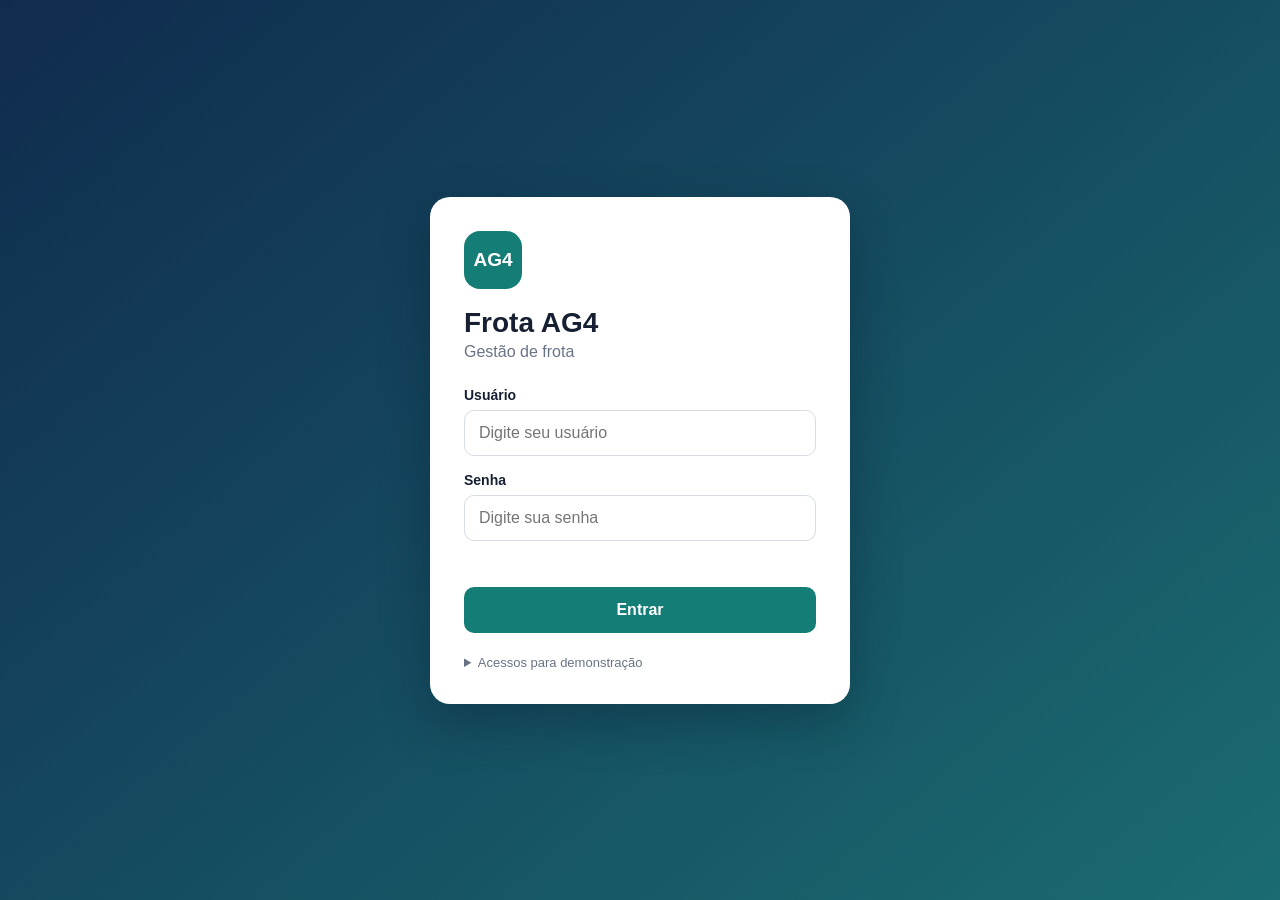
<file: index.html>
<!DOCTYPE html>
<html lang="pt-BR">
<head>
  <meta charset="UTF-8">
  <meta name="viewport" content="width=device-width, initial-scale=1">
  <title>Frota AG4 | Login</title>
  <link rel="stylesheet" href="css/style.css">
  <script src="js/script.js" defer></script>
</head>
<body class="login-page">
  <main class="login-card">
    <div class="brand-mark">AG4</div>
    <h1>Frota AG4</h1>
    <p class="subtitle">Gestão de frota</p>

    <form id="loginForm">
      <label for="username">Usuário</label>
      <input id="username" name="username" autocomplete="username"
             placeholder="Digite seu usuário" required>

      <label for="password">Senha</label>
      <input id="password" name="password" type="password"
             autocomplete="current-password" placeholder="Digite sua senha" required>

      <p id="loginError" class="error-message" role="alert"></p>
      <button type="submit">Entrar</button>
    </form>

    <details class="demo-accounts">
      <summary>Acessos para demonstração</summary>
      <p>Usuário: <b>usuario</b> / senha: <b>1234</b></p>
      <p>Gerente: <b>gerente</b> / senha: <b>1234</b></p>
      <p>Administrador: <b>admin</b> / senha: <b>1234</b></p>
    </details>
  </main>
</body>
</html>
</file>
<file: css/style.css>
* {
  box-sizing: border-box;
}

body {
  margin: 0;
  font-family: Arial, sans-serif;
}

.login-page {
  min-height: 100vh;
  padding: 24px;
  display: grid;
  place-items: center;
  color: #172033;
  background: linear-gradient(140deg, #102b4e, #1a6c71);
}

.login-card {
  width: min(100%, 420px);
  padding: 34px;
  border-radius: 20px;
  background: #fff;
  box-shadow: 0 18px 50px #06162955;
}

.brand-mark {
  width: 58px;
  height: 58px;
  display: grid;
  place-items: center;
  border-radius: 16px;
  background: #147d76;
  color: #fff;
  font-weight: 800;
  font-size: 19px;
}

h1 {
  margin: 18px 0 4px;
  font-size: 28px;
}

.subtitle {
  margin: 0 0 26px;
  color: #687386;
}

label {
  display: block;
  margin: 16px 0 7px;
  font-weight: 700;
  font-size: 14px;
}

input {
  width: 100%;
  padding: 13px 14px;
  border: 1px solid #d6dce5;
  border-radius: 10px;
  font: inherit;
}

input:focus {
  outline: 3px solid #147d762c;
  border-color: #147d76;
}

button {
  width: 100%;
  margin-top: 18px;
  padding: 14px;
  border: 0;
  border-radius: 10px;
  background: #147d76;
  color: #fff;
  font: inherit;
  font-weight: 700;
  cursor: pointer;
}

button:hover {
  background: #10665f;
}

.error-message {
  min-height: 18px;
  margin: 10px 0 0;
  color: #b42318;
  font-size: 14px;
}

.demo-accounts {
  margin-top: 22px;
  color: #687386;
  font-size: 13px;
}

.demo-accounts p {
  margin: 8px 0;
}
</file>
<file: css/veic.css>
* {
  box-sizing: border-box;
}

body {
  margin: 0;
  min-height: 100vh;
  padding-bottom: 88px;
  color: #172033;
  background: #f4f7fa;
  font-family: Arial, sans-serif;
}

.topbar {
  min-height: 54.4px; /* 68px × 0,8 */
  padding: 9.6px clamp(16px, 5vw, 56px); /* 12px × 0,8 */
  display: flex;
  align-items: center;
  justify-content: space-between;
  gap: 16px;
  background: #102b4e;
  color: #fff;
}

.app-brand {
  color: #fff;
  text-decoration: none;
  font-size: 20px;
}

.app-brand strong {
  color: #62d4bd;
}

.user-area {
  display: flex;
  align-items: center;
  gap: 12px;
  font-size: 14px;
}

.logout-button {
  padding: 8px 12px;
  border: 1px solid #ffffff66;
  border-radius: 8px;
  color: #fff;
  background: transparent;
  cursor: pointer;
}

.content {
  width: min(100% - 32px, 1100px);
  margin: 24px auto; /* era 34px: reduz em cerca de 30% o espaço após o topbar */
}

.page-heading {
  display: flex;
  align-items: center;
  justify-content: space-between;
  gap: 20px;
}

.eyebrow {
  margin: 0 0 7px;
  color: #147d76;
  font-size: 12px;
  font-weight: 800;
  letter-spacing: 1.4px;
}

h1 {
  margin: 0;
  font-size: clamp(28px, 5vw, 38px);
}

.subtitle {
  margin-bottom: 8px;
  color: #687386;
}

.primary-button,
.secondary-button,
.danger-button {
  padding: 11px 15px;
  border: 0;
  border-radius: 9px;
  font: inherit;
  font-weight: 700;
  cursor: pointer;
}

.primary-button {
  color: #fff;
  background: #147d76;
}

.primary-button:hover {
  background: #10665f;
}

.secondary-button {
  color: #344054;
  background: #eef1f5;
}

.danger-button {
  color: #fff;
  background: #b42318;
}

.vehicle-list {
  display: grid;
  gap: 10px;
  margin-top: 8px; /* era 24px: reduz em cerca de 70% o espaço antes da lista */
}

.vehicle-item {
  width: 100%;
  padding: 12px 20px; /* era 17px 20px: reduz o espaço vertical interno em cerca de 30% */
  display: flex;
  align-items: center;
  justify-content: space-between;
  gap: 16px;
  border: 1px solid #e3e8ef;
  border-radius: 12px;
  color: #172033;
  background: #fff;
  text-align: left;
  cursor: pointer;
}

.vehicle-item:hover {
  border-color: #147d76;
  box-shadow: 0 5px 16px #14213d0c;
}

.vehicle-name {
  font-weight: 700;
}

.vehicle-plate {
  color: #526078;
  font-size: 14px;
}

.empty-message,
.feedback {
  min-height: 0;
  margin: 0;
  color: #687386;
}

.feedback {
  min-height: 20px;
  margin-top: 18px;
}

.dialog {
  width: min(100% - 28px, 500px);
  max-height: 90vh;
  padding: 0;
  border: 0;
  border-radius: 16px;
  background: transparent;
}

.dialog::backdrop {
  background: #10182899;
  backdrop-filter: blur(2px);
}

.dialog-card {
  padding: 24px;
  border-radius: 16px;
  background: #fff;
}

.dialog-heading {
  display: flex;
  align-items: flex-start;
  justify-content: space-between;
  gap: 12px;
  margin-bottom: 18px;
}

.dialog-heading h2 {
  margin: 0;
  font-size: 22px;
}

.icon-button {
  width: 36px;
  height: 36px;
  border: 0;
  border-radius: 8px;
  color: #344054;
  background: #eef1f5;
  font-size: 24px;
  cursor: pointer;
}

label {
  display: block;
  margin: 14px 0 6px;
  font-size: 14px;
  font-weight: 700;
}

input {
  width: 100%;
  padding: 12px;
  border: 1px solid #d6dce5;
  border-radius: 9px;
  font: inherit;
}

input:focus {
  outline: 3px solid #147d762c;
  border-color: #147d76;
}

.form-row {
  display: grid;
  grid-template-columns: 1fr 1fr;
  gap: 12px;
}

.dialog-actions {
  display: flex;
  justify-content: flex-end;
  gap: 10px;
  margin-top: 20px;
}

.error-message {
  min-height: 18px;
  margin: 10px 0 0;
  color: #b42318;
  font-size: 14px;
}

.details-list {
  margin: 0;
}

.details-list div {
  padding: 12px 0;
  border-bottom: 1px solid #edf0f4;
}

.details-list dt {
  color: #687386;
  font-size: 13px;
}

.details-list dd {
  margin: 5px 0 0;
  font-weight: 700;
}





  .bottom-nav {
  position: fixed;
  z-index: 10;
  right: 0;
  bottom: 0;
  left: 0;
  display: flex;
  gap: 8px;
  overflow-x: auto;
  padding: 6px 12px calc(6px + env(safe-area-inset-bottom)); /* padding: 8px 12px calc(8px + env(safe-area-inset-bottom)); */
  border-top: 1px solid #dfe5ec;
  background: #fff;
  scrollbar-width: thin;
  -webkit-overflow-scrolling: touch;
}

.nav-link {
  flex: 0 0 82px;
  display: flex;
  min-height: 47px; /* era 62px; redução aproximada de 20% */
  flex-direction: column;
  align-items: center;
  justify-content: center;
  gap: 5px;
  border-radius: 10px;
  color: #445066;
  text-decoration: none;
  font-size: 12px;
  white-space: nowrap;
}

.nav-link:hover,
.nav-link.active {
  color: #fff;
  background: #147d76;
}

.nav-link img {
  width: 24px;
  height: 24px;
  object-fit: contain;
}

.topbar img.app-logo {
  display: block;
  width: auto;
  height: 30px;
  max-width: 160px;
  object-fit: contain;
}

/* Ações de editar e excluir em cada veículo */
.vehicle-item {
  cursor: default;
}

.vehicle-info {
  flex: 1;
  padding: 0;
  border: 0;
  color: inherit;
  background: transparent;
  text-align: left;
  font: inherit;
  cursor: pointer;
}

.action-buttons {
  display: flex;
  align-items: center;
  gap: 8px;
}

.action-button {
  display: grid;
  width: 36px;
  height: 36px;
  padding: 7px;
  place-items: center;
  border: 1px solid #e3e8ef;
  border-radius: 8px;
  background: #fff;
  cursor: pointer;
}

.action-button:hover {
  background: #f4f7fa;
}

.action-button img {
  display: block;
  width: 20px;
  height: 20px;
  object-fit: contain;
}
</file>
<file: css/abast.css>
select {
  width: 100%;
  padding: 12px;
  border: 1px solid #d6dce5;
  border-radius: 9px;
  background: #fff;
  font: inherit;
}

select:focus {
  outline: 3px solid #147d762c;
  border-color: #147d76;
}

.fueling-consumption {
  color: #147d76;
  font-weight: 700;
}

@media (max-width: 600px) {
  .form-row {
    grid-template-columns: 1fr;
  }
}


.table-wrapper {
  width: 100%;
  overflow-x: auto;
}

.fueling-table {
  width: 100%;
  border-collapse: collapse;
  background: #fff;
}

.fueling-table th,
.fueling-table td {
  padding: 12px;
  border-bottom: 1px solid #d6dce5;
  text-align: left;
  white-space: nowrap;
}

.fueling-table th {
  font-weight: 700;
}

@media (max-width: 600px) {
  .fueling-table th,
  .fueling-table td {
    padding: 9px 7px;
  }
}


.action-buttons {
  white-space: nowrap;
}

.action-button {
  display: inline-flex;
  align-items: center;
  justify-content: center;
  width: 36px;
  height: 36px;
  padding: 6px;
  border: 0;
  background: transparent;
  cursor: pointer;
}

.action-button img {
  display: block;
  width: 22px;
  height: 22px;
  object-fit: contain;
}
</file>
<file: css/app.css>
* {
  box-sizing: border-box;
}

body {
  margin: 0;
  min-height: 100vh;
  padding-bottom: 88px;
  color: #172033;
  background: #f4f7fa;
  font-family: Arial, sans-serif;
}

.topbar {
  min-height: 54.4px; /* 68px × 0,8 */
  padding: 9.6px clamp(16px, 5vw, 56px); /* 12px × 0,8 */
  display: flex;
  align-items: center;
  justify-content: space-between;
  gap: 16px;
  background: #102b4e;
  color: white;
}

.app-brand {
  color: white;
  text-decoration: none;
  font-size: 20px;
}

.app-brand strong {
  color: #62d4bd;
}

.user-area {
  display: flex;
  align-items: center;
  gap: 12px;
  font-size: 14px;
}

.logout-button {
  padding: 8px 12px;
  border: 1px solid #ffffff66;
  border-radius: 8px;
  color: white;
  background: transparent;
  cursor: pointer;
}

.content {
  width: min(100% - 32px, 1100px);
  margin: 36px auto;
}

.eyebrow {
  margin: 0 0 8px;
  color: #147d76;
  font-size: 12px;
  font-weight: 800;
  letter-spacing: 1.5px;
}

h1 {
  margin: 0;
  font-size: clamp(28px, 5vw, 38px);
}

.welcome {
  color: #687386;
}

.welcome-card {
  margin-top: 28px;
  padding: clamp(20px, 4vw, 32px);
  border: 1px solid #e4e9ef;
  border-radius: 16px;
  background: white;
  box-shadow: 0 8px 24px #14213d0a;
}

.welcome-card h2 {
  margin-top: 0;
}

.access-note {
  color: #687386;
  font-size: 14px;
}

.nav-link:hover,
.nav-link.active {
  color: #fff;
  background: #147d76;
}

@media (min-width: 800px) {
  .bottom-nav {
    justify-content: center;
  }
}



body {
  padding-bottom: 90px;
}

.bottom-nav {
  position: fixed;
  z-index: 10;
  right: 0;
  bottom: 0;
  left: 0;
  display: flex;
  gap: 8px;
  overflow-x: auto;
  padding: 6px 12px calc(6px + env(safe-area-inset-bottom)); /* padding: 8px 12px calc(8px + env(safe-area-inset-bottom)); */
  border-top: 1px solid #dfe5ec;
  background: #fff;
  scrollbar-width: thin;
  -webkit-overflow-scrolling: touch;
}

.nav-link {
  flex: 0 0 82px;
  display: flex;
  min-height: 47px; /* era 62px; redução aproximada de 20% */
  flex-direction: column;
  align-items: center;
  justify-content: center;
  gap: 5px;
  border-radius: 10px;
  color: #445066;
  text-decoration: none;
  font-size: 12px;
  white-space: nowrap;
}

.nav-link img {
  width: 24px;
  height: 24px;
  object-fit: contain;
}

.nav-link:hover,
.nav-link.active {
  color: #fff;
  background: #147d76;
}

.app-logo {
  display: block;
  width: auto;
  height: 30px;
  object-fit: contain;
} 
@media (min-width: 800px) {
  .bottom-nav {
    justify-content: flex-start;
  }
}
</file>
<file: css/est.css>
input,
select {
  width: 100%;
  padding: 12px;
  border: 1px solid #d6dce5;
  border-radius: 9px;
  background: #fff;
  font: inherit;
}

input:focus,
select:focus {
  outline: 3px solid #147d762c;
  border-color: #147d76;
}

.stock-badge {
  display: inline-block;
  margin-top: 8px;
  padding: 5px 9px;
  border-radius: 999px;
  font-size: 13px;
  font-weight: 700;
}

.stock-ok {
  color: #176b3a;
  background: #dcfce7;
}

.stock-low {
  color: #9a5700;
  background: #ffedd5;
}

.stock-value {
  display: block;
  margin-top: 5px;
}
</file>
<file: css/finan.css>
input,
select {
  width: 100%;
  padding: 12px;
  border: 1px solid #d6dce5;
  border-radius: 9px;
  background: #fff;
  font: inherit;
}

input:focus,
select:focus {
  outline: 3px solid #147d762c;
  border-color: #147d76;
}

.finance-summary {
  display: grid;
  grid-template-columns: repeat(3, minmax(0, 1fr));
  gap: 14px;
  margin: 20px 0;
}

.summary-card {
  padding: 16px;
  border: 1px solid #e1e6ed;
  border-radius: 12px;
  background: #fff;
}

.summary-card span,
.summary-card strong {
  display: block;
}

.summary-card span {
  color: #667085;
  font-size: 14px;
}

.summary-card strong {
  margin-top: 6px;
  font-size: 20px;
}

.finance-type {
  display: inline-block;
  margin-top: 7px;
  padding: 5px 9px;
  border-radius: 999px;
  font-size: 13px;
  font-weight: 700;
}

.finance-income {
  color: #176b3a;
  background: #dcfce7;
}

.finance-expense {
  color: #a32118;
  background: #fee2e2;
}

@media (max-width: 600px) {
  .finance-summary {
    grid-template-columns: 1fr;
  }
}
</file>
<file: css/manut.css>
select,
textarea {
  width: 100%;
  padding: 12px;
  border: 1px solid #d6dce5;
  border-radius: 9px;
  background: #fff;
  font: inherit;
}

textarea {
  resize: vertical;
}

select:focus,
textarea:focus {
  outline: 3px solid #147d762c;
  border-color: #147d76;
}

.maintenance-status {
  display: inline-block;
  margin-top: 7px;
  padding: 5px 9px;
  border-radius: 999px;
  font-size: 13px;
  font-weight: 700;
}

.status-done {
  color: #176b3a;
  background: #dcfce7;
}

.status-pending {
  color: #9a5700;
  background: #ffedd5;
}

@media (max-width: 600px) {
  .maintenance-cost {
    display: block;
  }
}
</file>
<file: css/mot.css>
.driver-expiry {
  margin-top: 4px;
  color: #526078;
  font-size: 14px;
}

.license-alert {
  display: inline-block;
  margin-top: 7px;
  padding: 5px 8px;
  border-radius: 6px;
  color: #7a2e00;
  background: #fff0d6;
  font-size: 13px;
  font-weight: 700;
}

.license-alert.expired {
  color: #9f1c13;
  background: #fde8e7;
}

.driver-birth {
  color: #526078;
  font-size: 14px;
}

.driver-item {
  font: inherit;
  text-align: left;
}

.driver-table-wrap {
  width: 100%;
  margin-top: 8px;
  overflow-x: auto;
  border: 1px solid #e3e8ef;
  border-radius: 12px;
  background: #fff;
}

.driver-table {
  width: 100%;
  border-collapse: collapse;
  text-align: left;
}

.driver-table th,
.driver-table td {
  padding: 14px 16px;
  border-bottom: 1px solid #e3e8ef;
  vertical-align: middle;
}

.driver-table th {
  color: #526078;
  background: #f8fafc;
  font-size: 14px;
}

.driver-table tbody tr:last-child td {
  border-bottom: 0;
}

.driver-info {
  padding: 0;
  border: 0;
  color: #172033;
  background: transparent;
  font: inherit;
  font-weight: 700;
  text-align: left;
  cursor: pointer;
}

.action-buttons {
  display: flex;
  align-items: center;
  gap: 8px;
}

.action-button {
  display: grid;
  width: 36px;
  height: 36px;
  padding: 7px;
  place-items: center;
  border: 1px solid #e3e8ef;
  border-radius: 8px;
  background: #fff;
  cursor: pointer;
}

.action-button img {
  display: block;
  width: 20px;
  height: 20px;
  object-fit: contain;
}

@media (max-width: 520px) {
  .driver-table {
    min-width: 500px;
  }
}

.driver-card {
  display: grid;
  grid-template-columns: minmax(100px, 1fr) minmax(0, 1fr) auto;
  align-items: center;
  gap: 12px;
}

.driver-info {
  min-width: 0;
  padding: 0;
  border: 0;
  color: inherit;
  background: transparent;
  font: inherit;
  font-weight: 700;
  text-align: left;
  cursor: pointer;
}

.driver-alert-space {
  min-width: 0;
  color: #526078;
  font-size: 14px;
}

.driver-alert-space .license-alert {
  margin: 0;
  white-space: nowrap;
}

.action-buttons {
  display: flex;
  align-items: center;
  gap: 8px;
}

@media (max-width: 480px) {
  .driver-card {
    grid-template-columns: minmax(70px, 1fr) minmax(0, 1fr) auto;
    gap: 8px;
  }

  .driver-alert-space {
    font-size: 12px;
  }
}
</file>
<file: css/rel.css>
.report-message {
  min-height: 1.4em;
  color: #176b3a;
}

.report-grid {
  display: grid;
  grid-template-columns: repeat(2, minmax(0, 1fr));
  gap: 14px;
  margin: 20px 0 28px;
}

.report-card {
  display: flex;
  flex-direction: column;
  gap: 7px;
  padding: 18px;
  border: 1px solid #e1e6ed;
  border-radius: 12px;
  background: #fff;
}

.report-label {
  color: #667085;
  font-size: 14px;
}

.report-card strong {
  font-size: 24px;
}

.report-detail {
  color: #667085;
  font-size: 14px;
}

.report-section {
  margin: 26px 0;
}

.report-section h2 {
  margin-bottom: 12px;
  font-size: 19px;
}

.report-list {
  display: grid;
  gap: 10px;
}

.report-item {
  padding: 14px 16px;
  border: 1px solid #e1e6ed;
  border-radius: 10px;
  background: #fff;
}

.report-item strong,
.report-item span {
  display: block;
}

.report-item strong {
  margin-bottom: 5px;
}

.report-item span {
  color: #667085;
  font-size: 14px;
  line-height: 1.5;
}

@media (min-width: 800px) {
  .report-grid {
    grid-template-columns: repeat(4, minmax(0, 1fr));
  }
}

@media (max-width: 420px) {
  .report-grid {
    grid-template-columns: 1fr;
  }
}
</file>
<file: css/rev.css>
select,
textarea {
  width: 100%;
  padding: 12px;
  border: 1px solid #d6dce5;
  border-radius: 9px;
  background: #fff;
  font: inherit;
}

textarea {
  resize: vertical;
}

select:focus,
textarea:focus {
  outline: 3px solid #147d762c;
  border-color: #147d76;
}

.revision-alert {
  display: inline-block;
  margin-top: 8px;
  padding: 5px 9px;
  border-radius: 999px;
  font-size: 13px;
  font-weight: 700;
}

.alert-green {
  color: #176b3a;
  background: #dcfce7;
}

.alert-orange {
  color: #9a5700;
  background: #ffedd5;
}

.alert-red {
  color: #a32118;
  background: #fee2e2;
}

.alert-neutral {
  color: #344054;
  background: #eef1f5;
}
</file>
<file: css/user.css>
.user-list {
  display: grid;
  gap: 12px;
}

.user-card {
  display: flex;
  align-items: center;
  justify-content: space-between;
  gap: 16px;
  padding: 16px;
  border: 1px solid #e1e6ed;
  border-radius: 12px;
  background: #fff;
}

.user-card strong,
.user-card span {
  display: block;
}

.user-card strong {
  margin-bottom: 5px;
}

.user-meta {
  color: #667085;
  font-size: 14px;
  line-height: 1.5;
}

.user-role {
  display: inline-block !important;
  margin-top: 7px;
  padding: 4px 9px;
  border-radius: 999px;
  color: #176b3a;
  background: #dcfce7;
  font-size: 12px;
  font-weight: 700;
}

.delete-user-button {
  padding: 8px 12px;
  border: 1px solid #efcaca;
  border-radius: 8px;
  color: #a32118;
  background: #fff;
  font: inherit;
  cursor: pointer;
}

.delete-user-button:hover {
  background: #fff1f0;
}

input,
select {
  width: 100%;
  padding: 12px;
  border: 1px solid #d6dce5;
  border-radius: 9px;
  background: #fff;
  font: inherit;
}

input:focus,
select:focus {
  outline: 3px solid #147d762c;
  border-color: #147d76;
}

@media (max-width: 520px) {
  .user-card {
    align-items: flex-start;
    flex-direction: column;
  }
}
</file>
